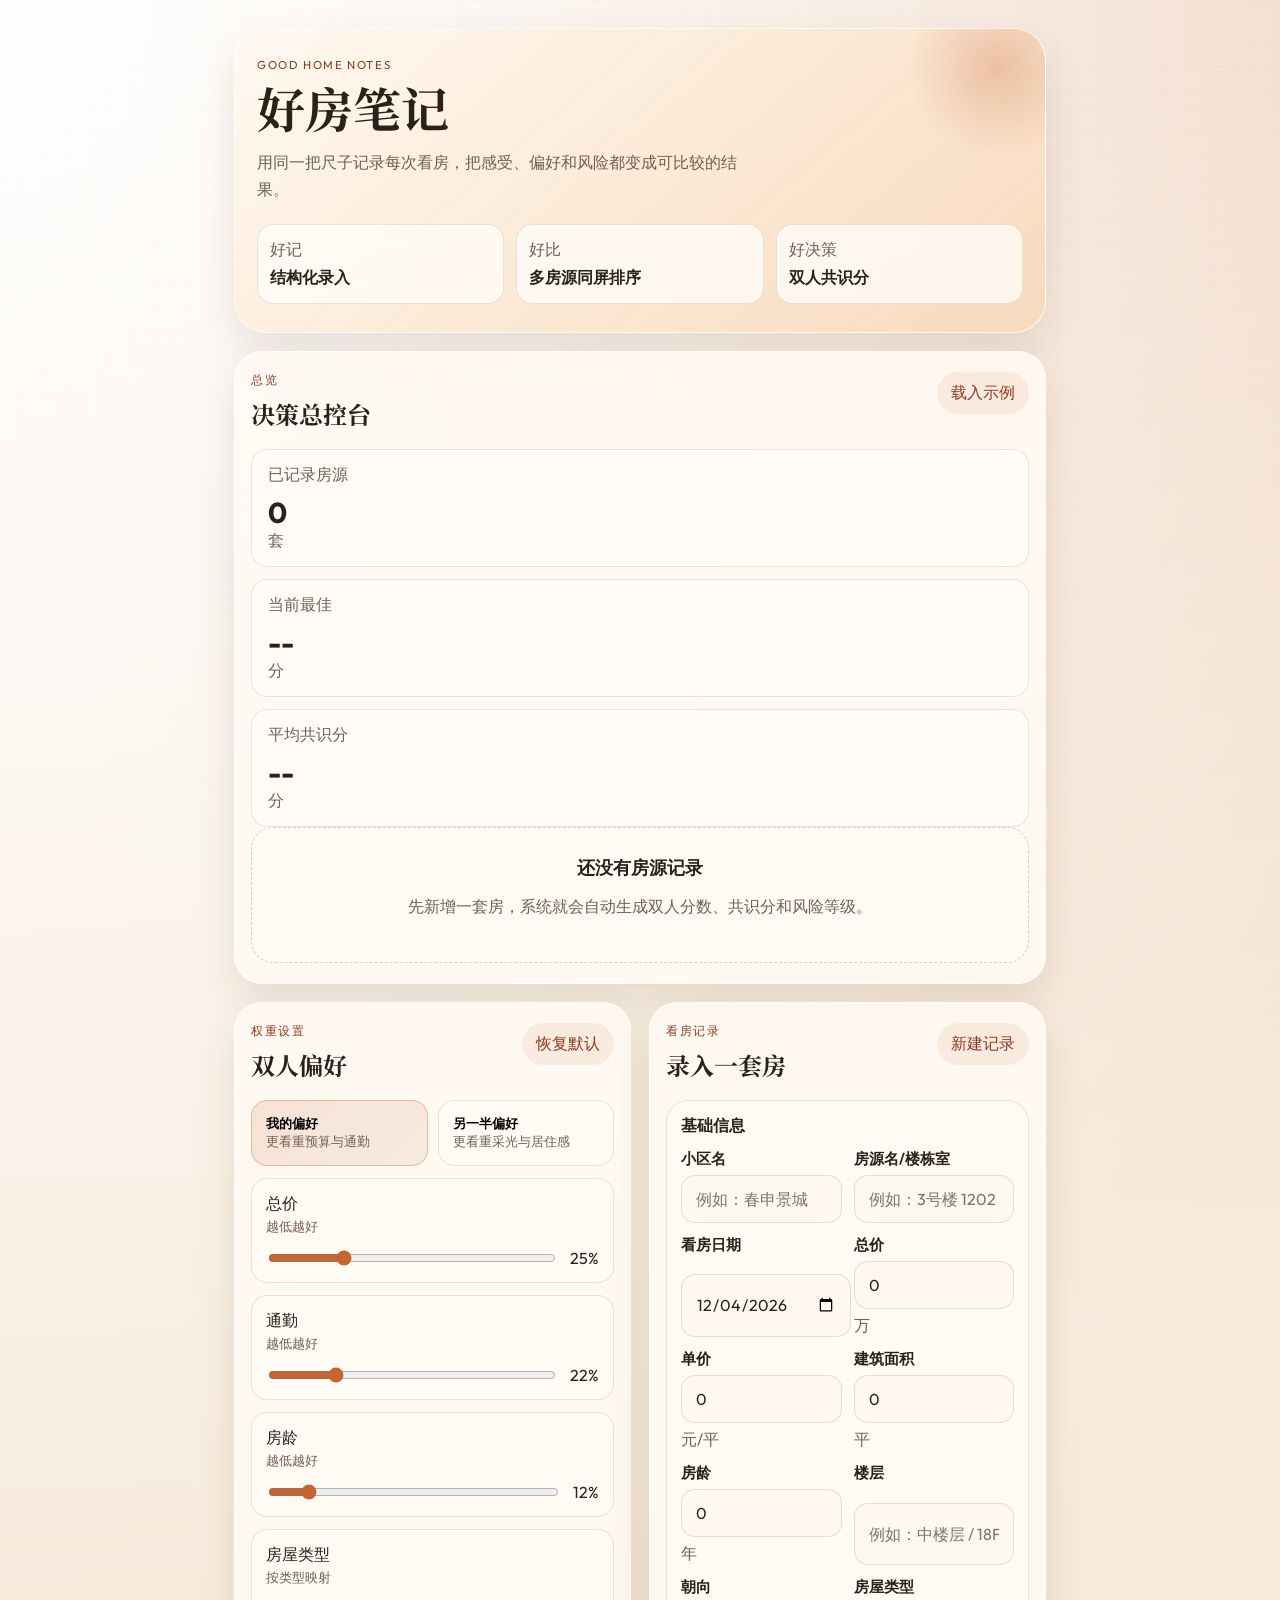
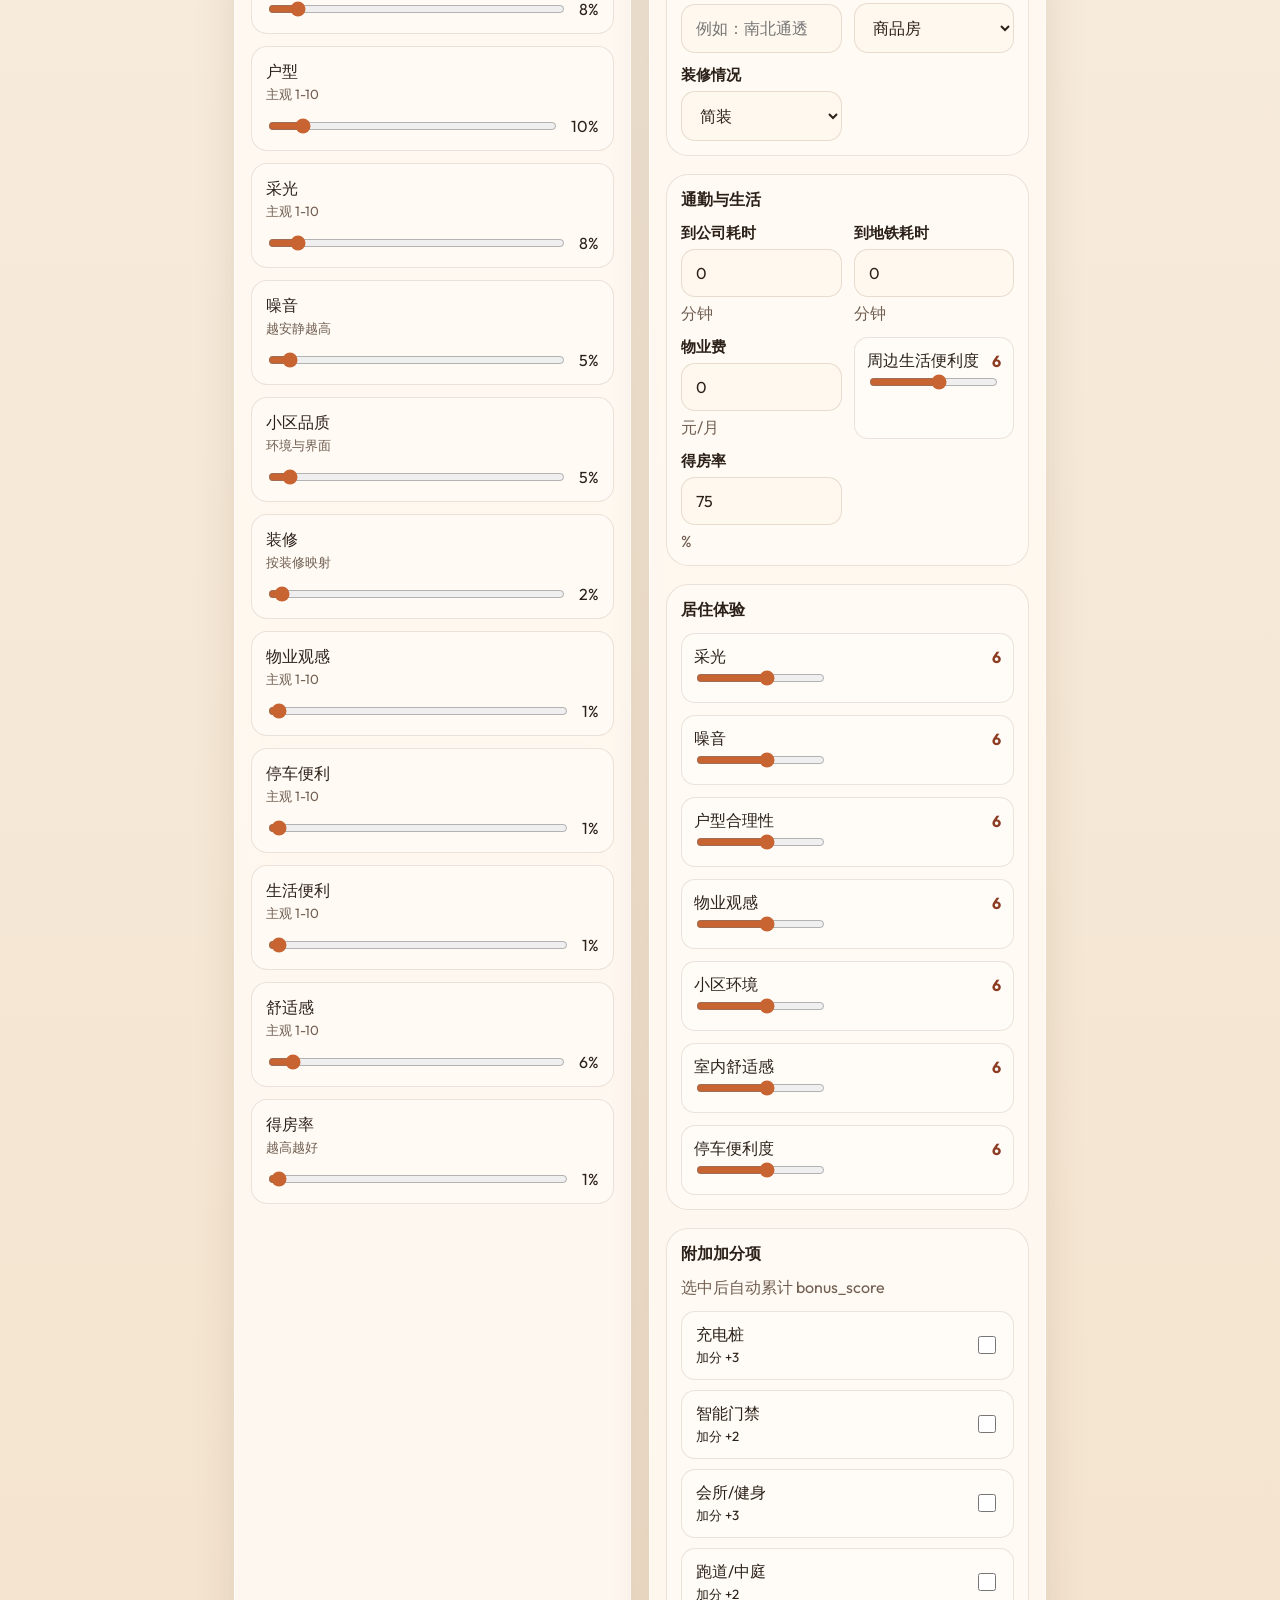
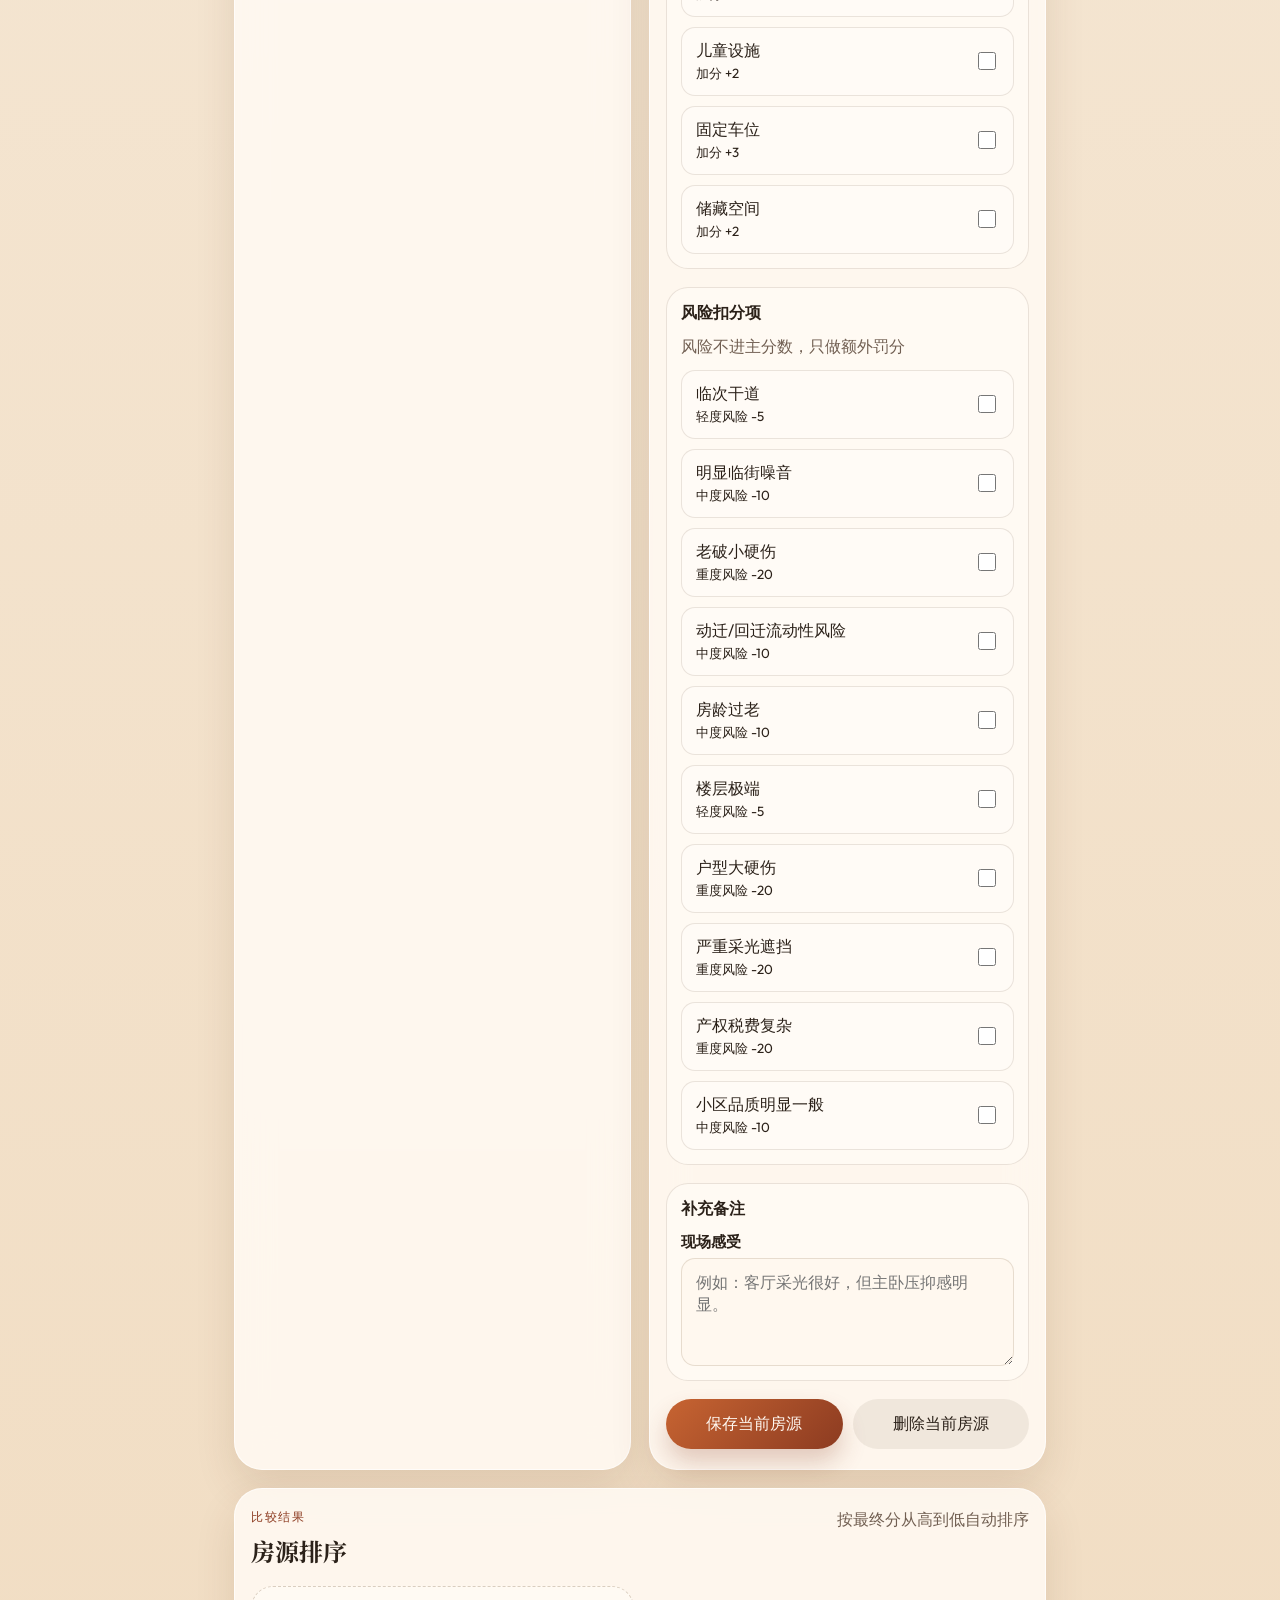
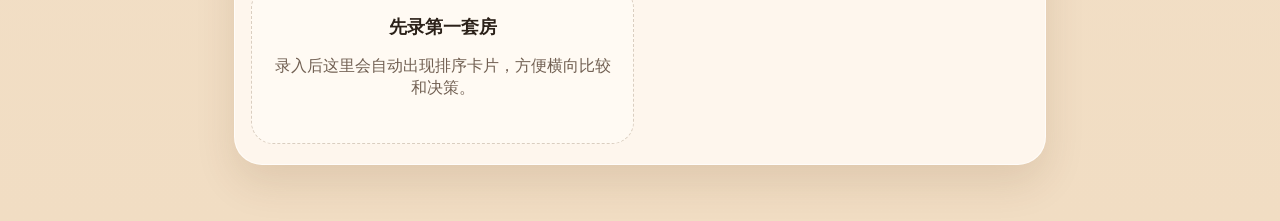
<file: index.html>
<!DOCTYPE html>
<html lang="zh-CN">
  <head>
    <meta charset="UTF-8" />
    <meta name="viewport" content="width=device-width, initial-scale=1.0, viewport-fit=cover" />
    <title>好房笔记</title>
    <link rel="preconnect" href="https://fonts.googleapis.com" />
    <link rel="preconnect" href="https://fonts.gstatic.com" crossorigin />
    <link
      href="https://fonts.googleapis.com/css2?family=Noto+Serif+SC:wght@400;600;700&family=Outfit:wght@400;500;600;700&display=swap"
      rel="stylesheet"
    />
    <link rel="stylesheet" href="./styles.css" />
  </head>
  <body>
    <div class="app-shell">
      <header class="hero">
        <p class="eyebrow">Good Home Notes</p>
        <h1>好房笔记</h1>
        <p class="hero-copy">
          用同一把尺子记录每次看房，把感受、偏好和风险都变成可比较的结果。
        </p>
        <div class="hero-metrics">
          <article>
            <span>好记</span>
            <strong>结构化录入</strong>
          </article>
          <article>
            <span>好比</span>
            <strong>多房源同屏排序</strong>
          </article>
          <article>
            <span>好决策</span>
            <strong>双人共识分</strong>
          </article>
        </div>
      </header>

      <main class="layout">
        <section class="panel summary-panel">
          <div class="section-head">
            <div>
              <p class="section-kicker">总览</p>
              <h2>决策总控台</h2>
            </div>
            <button id="seed-demo" class="ghost-button" type="button">载入示例</button>
          </div>

          <div class="scoreboard" id="summary-cards"></div>

          <div class="top-picks" id="top-picks"></div>
        </section>

        <section class="panel">
          <div class="section-head">
            <div>
              <p class="section-kicker">权重设置</p>
              <h2>双人偏好</h2>
            </div>
            <button id="reset-weights" class="ghost-button" type="button">恢复默认</button>
          </div>

          <div class="weight-tabs" id="weight-tabs"></div>
          <div class="weight-editor" id="weight-editor"></div>
        </section>

        <section class="panel">
          <div class="section-head">
            <div>
              <p class="section-kicker">看房记录</p>
              <h2>录入一套房</h2>
            </div>
            <button id="new-house" class="ghost-button" type="button">新建记录</button>
          </div>

          <form id="house-form" class="house-form"></form>
        </section>

        <section class="panel">
          <div class="section-head">
            <div>
              <p class="section-kicker">比较结果</p>
              <h2>房源排序</h2>
            </div>
            <span class="hint-text">按最终分从高到低自动排序</span>
          </div>
          <div id="house-list" class="house-list"></div>
        </section>
      </main>
    </div>

    <template id="weight-row-template">
      <label class="weight-row">
        <div class="weight-row__text">
          <span class="metric-name"></span>
          <small class="metric-note"></small>
        </div>
        <div class="weight-row__control">
          <input type="range" min="0" max="100" step="1" />
          <output>0%</output>
        </div>
      </label>
    </template>

    <script src="./app.js"></script>
  </body>
</html>
</file>
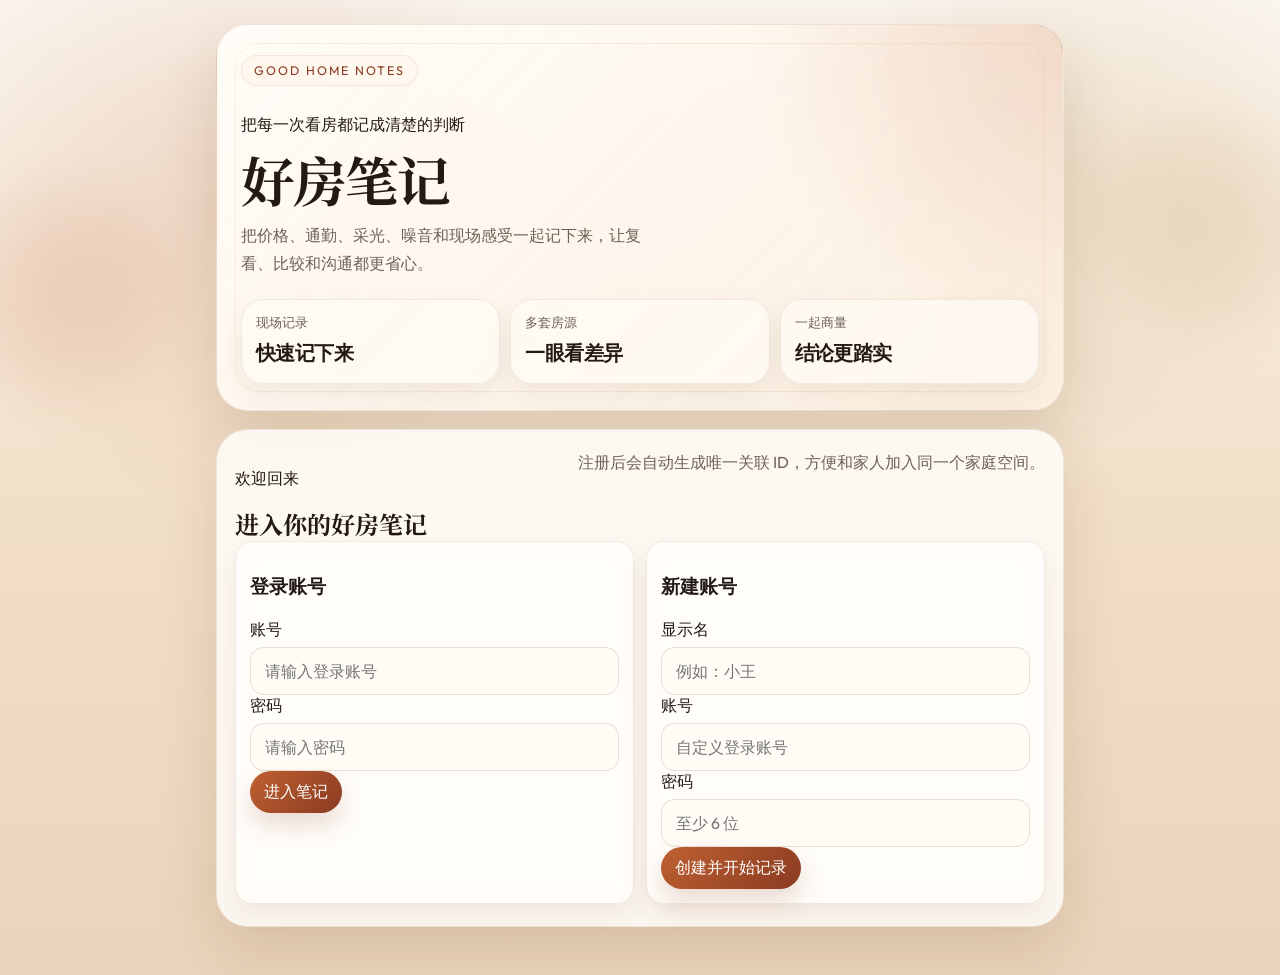
<file: frontend/index.html>
<!DOCTYPE html>
<html lang="zh-CN">
  <head>
    <meta charset="UTF-8" />
    <meta name="viewport" content="width=device-width, initial-scale=1.0, viewport-fit=cover" />
    <title>好房笔记</title>
    <link rel="preconnect" href="https://fonts.googleapis.com" />
    <link rel="preconnect" href="https://fonts.gstatic.com" crossorigin />
    <link
      href="https://fonts.googleapis.com/css2?family=Noto+Serif+SC:wght@400;600;700&family=Outfit:wght@400;500;600;700&display=swap"
      rel="stylesheet"
    />
    <link rel="stylesheet" href="./styles.css" />
  </head>
  <body>
    <div class="ambient ambient--left"></div>
    <div class="ambient ambient--right"></div>
    <div class="app-shell">
      <header class="hero">
        <div class="hero-badge">Good Home Notes</div>
        <p class="eyebrow">把每一次看房都记成清楚的判断</p>
        <h1>好房笔记</h1>
        <p class="hero-copy">把价格、通勤、采光、噪音和现场感受一起记下来，让复看、比较和沟通都更省心。</p>
        <div class="hero-strip">
          <article class="hero-stat">
            <span>现场记录</span>
            <strong>快速记下来</strong>
          </article>
          <article class="hero-stat">
            <span>多套房源</span>
            <strong>一眼看差异</strong>
          </article>
          <article class="hero-stat">
            <span>一起商量</span>
            <strong>结论更踏实</strong>
          </article>
        </div>
      </header>

      <section class="panel auth-panel" id="auth-panel">
        <div class="section-head">
          <div>
            <p class="section-kicker">欢迎回来</p>
            <h2>进入你的好房笔记</h2>
          </div>
          <span class="hint-text">注册后会自动生成唯一关联 ID，方便和家人加入同一个家庭空间。</span>
        </div>
        <div class="auth-grid">
          <form id="login-form" class="form-group">
            <h3>登录账号</h3>
            <label class="field">
              <span>账号</span>
              <input id="login-id" type="text" placeholder="请输入登录账号" />
            </label>
            <label class="field">
              <span>密码</span>
              <input id="login-password" type="password" placeholder="请输入密码" />
            </label>
            <button type="submit" class="primary-button">进入笔记</button>
          </form>
          <form id="register-form" class="form-group">
            <h3>新建账号</h3>
            <label class="field">
              <span>显示名</span>
              <input id="register-name" type="text" placeholder="例如：小王" />
            </label>
            <label class="field">
              <span>账号</span>
              <input id="register-id" type="text" placeholder="自定义登录账号" />
            </label>
            <label class="field">
              <span>密码</span>
              <input id="register-password" type="password" placeholder="至少 6 位" />
            </label>
            <button type="submit" class="primary-button">创建并开始记录</button>
          </form>
        </div>
      </section>

      <nav class="top-nav hidden" id="top-nav">
        <button type="button" class="nav-button active" data-view="dashboard">总览</button>
        <button type="button" class="nav-button" data-view="list">列表</button>
        <button type="button" class="nav-button" data-view="create">新建</button>
        <button type="button" class="nav-button" data-view="compare">对比</button>
        <button type="button" class="nav-button" data-view="weights">权重</button>
        <button type="button" class="nav-button" data-view="account">账号</button>
        <button type="button" class="nav-button hidden" data-view="admin">管理</button>
      </nav>

      <main class="page-stack hidden" id="app-main">
        <section class="page active" id="view-dashboard">
          <section class="panel summary-panel">
            <div class="section-head">
              <div>
                <p class="section-kicker">首页</p>
                <h2>本周看房概览</h2>
              </div>
              <button id="reload-dashboard" class="ghost-button" type="button">同步最新记录</button>
            </div>
            <div class="scoreboard" id="summary-cards"></div>
            <div class="top-picks" id="top-picks"></div>
          </section>
        </section>

        <section class="page" id="view-list">
          <section class="panel">
            <div class="section-head">
              <div>
                <p class="section-kicker">房源库</p>
                <h2>全部看房笔记</h2>
              </div>
              <span class="hint-text" id="status-text">正在准备数据</span>
            </div>
            <div class="list-toolbar">
              <label class="field">
                <span>查找</span>
                <input id="list-search" type="text" placeholder="搜小区名、楼栋室或备注" />
              </label>
              <label class="field">
                <span>查看顺序</span>
                <select id="list-sort">
                  <option value="final-desc">最终分从高到低</option>
                  <option value="final-asc">最终分从低到高</option>
                  <option value="date-desc">看房日期从新到旧</option>
                  <option value="date-asc">看房日期从旧到新</option>
                  <option value="price-asc">总价从低到高</option>
                  <option value="price-desc">总价从高到低</option>
                </select>
              </label>
            </div>
            <div id="house-list" class="house-list"></div>
          </section>
        </section>

        <section class="page" id="view-create">
          <section class="panel">
            <div class="section-head">
              <div>
                <p class="section-kicker">新记录</p>
                <h2>记下一套新房</h2>
              </div>
              <button id="reset-create" class="ghost-button" type="button">重新开始</button>
            </div>
            <form id="create-form" class="house-form"></form>
          </section>
        </section>

        <section class="page" id="view-edit">
          <section class="panel">
            <div class="section-head">
              <div>
                <p class="section-kicker">修改记录</p>
                <h2 id="edit-title">更新这套房的笔记</h2>
              </div>
              <button id="back-dashboard" class="ghost-button" type="button">回到首页</button>
            </div>
            <form id="edit-form" class="house-form"></form>
          </section>
        </section>

        <section class="page" id="view-compare">
          <section class="panel">
            <div class="section-head">
              <div>
                <p class="section-kicker">一起比较</p>
                <h2>把几套房放在一起看</h2>
              </div>
              <span class="hint-text">建议一次比较 2 到 4 套，结论会更清楚。</span>
            </div>
            <div id="compare-picker" class="compare-picker"></div>
            <div id="compare-results" class="compare-results"></div>
          </section>
        </section>

        <section class="page" id="view-weights">
          <section class="panel">
            <div class="section-head">
              <div>
                <p class="section-kicker">偏好设置</p>
                <h2>你们更在意什么</h2>
              </div>
            </div>
            <div class="weight-tabs" id="weight-tabs"></div>
            <div class="weight-editor" id="weight-editor"></div>
          </section>
        </section>

        <section class="page" id="view-account">
          <section class="panel">
            <div class="section-head">
              <div>
                <p class="section-kicker">家庭空间</p>
                <h2>成员与账号</h2>
              </div>
              <button id="logout-button" class="ghost-button" type="button">退出登录</button>
            </div>
            <div class="account-grid">
              <section class="form-group">
                <h3>当前账号</h3>
                <div id="account-profile"></div>
              </section>
              <form id="link-form" class="form-group">
                <h3>邀请家人加入</h3>
                <p class="hint-text">把对方的唯一 ID 填进来，就能一起记录房源、同步偏好、共用这本好房笔记。</p>
                <label class="field">
                  <span>加入身份</span>
                  <select id="relation-type">
                    <option value="partner">另一半</option>
                    <option value="co_decider">共同决策人</option>
                  </select>
                </label>
                <label class="field">
                  <span>对方唯一 ID</span>
                  <input id="partner-link-code" type="text" placeholder="例如：A1B2C3D4" />
                </label>
                <button type="submit" class="primary-button">加入同一个家庭</button>
              </form>
            </div>
          </section>
        </section>

        <section class="page" id="view-admin">
          <section class="panel">
            <div class="section-head">
              <div>
                <p class="section-kicker">后台管理</p>
                <h2>账号与权限一览</h2>
              </div>
              <span class="hint-text">仅管理员可见</span>
            </div>
            <div id="admin-users" class="admin-users"></div>
          </section>
        </section>
      </main>
    </div>

    <template id="weight-row-template">
      <label class="weight-row">
        <div class="weight-row__text">
          <span class="metric-name"></span>
          <small class="metric-note"></small>
        </div>
        <div class="weight-row__control">
          <input type="range" min="0" max="100" step="1" />
          <output>0%</output>
        </div>
      </label>
    </template>

    <script src="./api.js"></script>
    <script src="./app.js"></script>
  </body>
</html>
</file>
<file: styles.css>
:root {
  --bg: #f7f0e4;
  --bg-strong: #eed8ba;
  --surface: rgba(255, 250, 243, 0.88);
  --surface-strong: #fff8ef;
  --ink: #2b2119;
  --muted: #715f52;
  --line: rgba(84, 55, 24, 0.12);
  --accent: #c76432;
  --accent-deep: #8c3b21;
  --good: #2d7b4f;
  --warn: #c4821b;
  --bad: #ab3b34;
  --shadow: 0 18px 40px rgba(88, 49, 13, 0.12);
  --radius-xl: 28px;
  --radius-lg: 22px;
  --radius-md: 16px;
}

* {
  box-sizing: border-box;
}

html {
  font-size: 16px;
}

body {
  margin: 0;
  min-height: 100vh;
  font-family: "Outfit", "PingFang SC", "Hiragino Sans GB", sans-serif;
  color: var(--ink);
  background:
    radial-gradient(circle at top left, rgba(255, 255, 255, 0.95), transparent 32%),
    radial-gradient(circle at top right, rgba(199, 100, 50, 0.18), transparent 26%),
    linear-gradient(180deg, #f9f1e6 0%, #f1ddc3 100%);
}

body::before {
  content: "";
  position: fixed;
  inset: 0;
  pointer-events: none;
  background-image:
    linear-gradient(rgba(138, 95, 50, 0.03) 1px, transparent 1px),
    linear-gradient(90deg, rgba(138, 95, 50, 0.03) 1px, transparent 1px);
  background-size: 22px 22px;
  mask-image: linear-gradient(180deg, rgba(0, 0, 0, 0.55), transparent 75%);
}

.app-shell {
  width: min(100%, 860px);
  margin: 0 auto;
  padding: 22px 16px 40px;
}

.hero {
  position: relative;
  overflow: hidden;
  padding: 28px 22px;
  border-radius: 32px;
  background:
    linear-gradient(140deg, rgba(255, 249, 240, 0.96), rgba(247, 214, 181, 0.9)),
    #fff;
  box-shadow: var(--shadow);
  border: 1px solid rgba(255, 255, 255, 0.8);
  animation: rise-in 0.7s ease-out both;
}

.hero::after {
  content: "";
  position: absolute;
  right: -42px;
  top: -52px;
  width: 180px;
  height: 180px;
  border-radius: 50%;
  background: radial-gradient(circle, rgba(199, 100, 50, 0.28), transparent 70%);
}

.eyebrow,
.section-kicker {
  margin: 0 0 8px;
  letter-spacing: 0.14em;
  text-transform: uppercase;
  font-size: 0.72rem;
  color: var(--accent-deep);
}

.hero h1,
.section-head h2 {
  margin: 0;
  font-family: "Noto Serif SC", serif;
}

.hero h1 {
  font-size: clamp(1.9rem, 7vw, 3rem);
  line-height: 1.15;
}

.hero-copy {
  margin: 14px 0 0;
  max-width: 30rem;
  line-height: 1.65;
  color: var(--muted);
}

.hero-metrics {
  display: grid;
  grid-template-columns: repeat(3, minmax(0, 1fr));
  gap: 12px;
  margin-top: 22px;
}

.hero-metrics article,
.summary-card,
.top-pick,
.house-card,
.stat-chip {
  background: rgba(255, 253, 249, 0.78);
  border: 1px solid var(--line);
  border-radius: var(--radius-md);
  backdrop-filter: blur(14px);
}

.hero-metrics article {
  padding: 14px 12px;
}

.hero-metrics span,
.summary-card span,
.top-pick span,
.stat-chip span,
.risk-item small,
.field-help,
.hint-text,
.metric-note,
.house-meta,
.empty-state p {
  color: var(--muted);
}

.hero-metrics strong {
  display: block;
  margin-top: 6px;
  font-size: 1rem;
}

.layout {
  display: grid;
  gap: 18px;
  margin-top: 18px;
}

.panel {
  padding: 20px 16px;
  border-radius: var(--radius-xl);
  background: var(--surface);
  border: 1px solid rgba(255, 255, 255, 0.68);
  box-shadow: var(--shadow);
  backdrop-filter: blur(18px);
  animation: rise-in 0.8s ease-out both;
}

.panel:nth-child(2) {
  animation-delay: 0.06s;
}

.panel:nth-child(3) {
  animation-delay: 0.12s;
}

.panel:nth-child(4) {
  animation-delay: 0.18s;
}

.section-head {
  display: flex;
  align-items: flex-start;
  justify-content: space-between;
  gap: 12px;
  margin-bottom: 18px;
}

.ghost-button,
.primary-button,
.secondary-button,
.chip-button {
  appearance: none;
  border: 0;
  border-radius: 999px;
  font: inherit;
  cursor: pointer;
  transition: transform 0.2s ease, box-shadow 0.2s ease, background 0.2s ease;
}

.ghost-button {
  padding: 10px 14px;
  color: var(--accent-deep);
  background: rgba(199, 100, 50, 0.09);
}

.primary-button {
  padding: 14px 18px;
  color: #fff8f1;
  background: linear-gradient(135deg, var(--accent), var(--accent-deep));
  box-shadow: 0 14px 24px rgba(140, 59, 33, 0.24);
}

.secondary-button {
  padding: 14px 18px;
  color: var(--ink);
  background: rgba(77, 55, 36, 0.08);
}

.chip-button {
  padding: 8px 12px;
  background: rgba(95, 64, 34, 0.07);
  color: var(--ink);
}

.ghost-button:hover,
.primary-button:hover,
.secondary-button:hover,
.chip-button:hover {
  transform: translateY(-1px);
}

.scoreboard,
.top-picks,
.weight-editor,
.house-list {
  display: grid;
  gap: 12px;
}

.summary-card {
  padding: 14px 16px;
}

.summary-card strong {
  display: block;
  margin-top: 8px;
  font-size: 1.8rem;
}

.top-pick {
  padding: 16px;
}

.top-pick__head,
.house-card__head,
.card-actions,
.score-grid,
.form-actions,
.risk-list,
.bonus-list {
  display: flex;
  gap: 10px;
  flex-wrap: wrap;
}

.top-pick__head,
.house-card__head {
  justify-content: space-between;
  align-items: flex-start;
}

.top-pick h3,
.house-card h3,
.empty-state h3 {
  margin: 0;
  font-size: 1.1rem;
}

.pill {
  display: inline-flex;
  align-items: center;
  padding: 7px 10px;
  border-radius: 999px;
  font-size: 0.78rem;
  background: rgba(199, 100, 50, 0.12);
  color: var(--accent-deep);
}

.pill.good {
  background: rgba(45, 123, 79, 0.12);
  color: var(--good);
}

.pill.warn {
  background: rgba(196, 130, 27, 0.15);
  color: var(--warn);
}

.pill.bad {
  background: rgba(171, 59, 52, 0.12);
  color: var(--bad);
}

.weight-tabs {
  display: grid;
  grid-template-columns: repeat(2, minmax(0, 1fr));
  gap: 10px;
  margin-bottom: 12px;
}

.weight-tab {
  padding: 14px;
  border-radius: var(--radius-md);
  border: 1px solid var(--line);
  background: rgba(255, 252, 246, 0.84);
  text-align: left;
}

.weight-tab.active {
  background: linear-gradient(135deg, rgba(199, 100, 50, 0.15), rgba(140, 59, 33, 0.08));
  border-color: rgba(199, 100, 50, 0.34);
}

.weight-row {
  display: grid;
  gap: 12px;
  padding: 14px;
  border-radius: var(--radius-md);
  background: rgba(255, 251, 245, 0.88);
  border: 1px solid var(--line);
}

.weight-row__text {
  display: grid;
  gap: 3px;
}

.weight-row__control {
  display: grid;
  grid-template-columns: 1fr auto;
  gap: 12px;
  align-items: center;
}

input[type="range"] {
  accent-color: var(--accent);
}

.house-form {
  display: grid;
  gap: 18px;
}

.form-group {
  display: grid;
  gap: 12px;
  padding: 14px;
  border-radius: var(--radius-lg);
  background: rgba(255, 250, 243, 0.9);
  border: 1px solid var(--line);
}

.form-group h3 {
  margin: 0;
  font-size: 1rem;
}

.fields-grid {
  display: grid;
  gap: 12px;
}

.field {
  display: grid;
  gap: 6px;
}

.field label,
.group-label {
  font-weight: 600;
  font-size: 0.94rem;
}

.field input,
.field select,
.field textarea {
  width: 100%;
  padding: 13px 14px;
  border-radius: 14px;
  border: 1px solid rgba(88, 49, 13, 0.14);
  background: var(--surface-strong);
  color: var(--ink);
  font: inherit;
}

.field input:focus,
.field select:focus,
.field textarea:focus {
  outline: 2px solid rgba(199, 100, 50, 0.18);
  border-color: rgba(199, 100, 50, 0.45);
}

.slider-field {
  padding: 12px;
  border-radius: 14px;
  border: 1px solid var(--line);
  background: rgba(255, 252, 248, 0.95);
}

.slider-head,
.toggle-line {
  display: flex;
  align-items: center;
  justify-content: space-between;
  gap: 10px;
}

.slider-field output {
  font-weight: 700;
  color: var(--accent-deep);
}

.choice-grid {
  display: grid;
  gap: 10px;
}

.choice-item {
  display: flex;
  align-items: center;
  justify-content: space-between;
  gap: 12px;
  padding: 12px 14px;
  border-radius: 14px;
  background: rgba(255, 252, 246, 0.88);
  border: 1px solid var(--line);
}

.choice-item input {
  width: 18px;
  height: 18px;
  accent-color: var(--accent);
}

.form-actions {
  justify-content: stretch;
}

.form-actions > * {
  flex: 1;
}

.house-list {
  grid-template-columns: 1fr;
}

.house-card {
  position: relative;
  overflow: hidden;
  padding: 16px;
}

.house-card::after {
  content: "";
  position: absolute;
  inset: auto -30px -60px auto;
  width: 150px;
  height: 150px;
  border-radius: 50%;
  background: radial-gradient(circle, rgba(199, 100, 50, 0.16), transparent 68%);
}

.house-card__body {
  display: grid;
  gap: 14px;
  margin-top: 14px;
}

.score-grid {
  display: grid;
  grid-template-columns: repeat(2, minmax(0, 1fr));
  gap: 10px;
}

.stat-chip {
  padding: 12px;
}

.stat-chip strong {
  display: block;
  margin-top: 6px;
  font-size: 1.35rem;
}

.risk-list,
.bonus-list {
  margin-top: 8px;
}

.risk-item,
.bonus-item {
  padding: 8px 10px;
  border-radius: 12px;
  font-size: 0.86rem;
  background: rgba(77, 55, 36, 0.06);
}

.risk-item.bad {
  background: rgba(171, 59, 52, 0.1);
  color: var(--bad);
}

.bonus-item.good {
  background: rgba(45, 123, 79, 0.1);
  color: var(--good);
}

.empty-state {
  padding: 28px 18px;
  text-align: center;
  border-radius: var(--radius-lg);
  border: 1px dashed rgba(88, 49, 13, 0.22);
  background: rgba(255, 251, 245, 0.76);
}

@media (min-width: 720px) {
  .app-shell {
    padding: 28px 24px 56px;
  }

  .layout {
    grid-template-columns: repeat(2, minmax(0, 1fr));
  }

  .summary-panel,
  .panel:last-child {
    grid-column: 1 / -1;
  }

  .fields-grid.two-col {
    grid-template-columns: repeat(2, minmax(0, 1fr));
  }

  .house-list {
    grid-template-columns: repeat(2, minmax(0, 1fr));
  }
}

@keyframes rise-in {
  from {
    opacity: 0;
    transform: translateY(18px);
  }

  to {
    opacity: 1;
    transform: translateY(0);
  }
}
</file>
<file: frontend/styles.css>
:root {
  --bg: #f6efe6;
  --surface: rgba(255, 249, 241, 0.8);
  --surface-strong: rgba(255, 252, 247, 0.96);
  --ink: #241a15;
  --muted: #6f6258;
  --line: rgba(98, 65, 37, 0.1);
  --accent: #bf6132;
  --accent-deep: #8a3a21;
  --accent-soft: #f6d7bd;
  --gold: #b98d47;
  --good: #2d7b4f;
  --warn: #c4821b;
  --bad: #ab3b34;
  --shadow: 0 24px 60px rgba(88, 49, 13, 0.14);
  --shadow-soft: 0 10px 24px rgba(88, 49, 13, 0.08);
  --radius-xl: 32px;
  --radius-lg: 24px;
  --radius-md: 18px;
}

* { box-sizing: border-box; }
.hidden { display: none !important; }
body {
  margin: 0;
  min-height: 100vh;
  font-family: "Outfit", "PingFang SC", "Hiragino Sans GB", sans-serif;
  color: var(--ink);
  background:
    radial-gradient(circle at 18% 20%, rgba(191, 97, 50, 0.16), transparent 24%),
    radial-gradient(circle at 84% 18%, rgba(185, 141, 71, 0.16), transparent 20%),
    linear-gradient(180deg, #faf5ee 0%, #f2dfc8 52%, #ead4bb 100%);
}
.app-shell { position: relative; width: min(100%, 880px); margin: 0 auto; padding: 24px 16px 48px; z-index: 1; }
.ambient {
  position: fixed;
  inset: auto;
  width: 220px;
  height: 220px;
  border-radius: 999px;
  filter: blur(22px);
  opacity: 0.55;
  pointer-events: none;
}
.ambient--left {
  left: -40px;
  top: 180px;
  background: radial-gradient(circle, rgba(191, 97, 50, 0.28), rgba(191, 97, 50, 0));
}
.ambient--right {
  right: -40px;
  top: 110px;
  background: radial-gradient(circle, rgba(185, 141, 71, 0.28), rgba(185, 141, 71, 0));
}
.hero, .panel, .summary-card, .top-pick, .house-card, .stat-chip, .weight-tab, .weight-row, .form-group, .choice-item, .empty-state {
  border: 1px solid var(--line);
  border-radius: var(--radius-md);
  background: rgba(255, 253, 249, 0.84);
  backdrop-filter: blur(14px);
}
.hero, .panel { border-radius: var(--radius-xl); box-shadow: var(--shadow); }
.hero {
  position: relative;
  overflow: hidden;
  padding: 30px 24px 26px;
  background:
    radial-gradient(circle at top right, rgba(191, 97, 50, 0.18), transparent 34%),
    linear-gradient(135deg, rgba(255, 252, 247, 0.98), rgba(252, 240, 226, 0.88));
}
.hero::after {
  content: "";
  position: absolute;
  inset: 18px;
  border-radius: 24px;
  border: 1px solid rgba(185, 141, 71, 0.12);
  pointer-events: none;
}
.hero h1, .section-head h2 { margin: 0; font-family: "Noto Serif SC", serif; }
.hero h1 {
  font-size: clamp(2.2rem, 7vw, 3.35rem);
  line-height: 1.02;
  letter-spacing: -0.04em;
  max-width: 10ch;
}
.hero-copy, .hint-text, .house-meta, .metric-note, .field small, .empty-state p { color: var(--muted); }
.hero-copy {
  max-width: 26rem;
  font-size: 1.03rem;
  line-height: 1.7;
  margin: 14px 0 0;
}
.hero-badge {
  display: inline-flex;
  align-items: center;
  gap: 8px;
  margin-bottom: 12px;
  padding: 7px 12px;
  border-radius: 999px;
  background: rgba(255, 248, 238, 0.9);
  border: 1px solid rgba(191, 97, 50, 0.12);
  color: var(--accent-deep);
  font-size: 0.78rem;
  text-transform: uppercase;
  letter-spacing: 0.16em;
}
.hero-strip {
  display: grid;
  grid-template-columns: repeat(3, minmax(0, 1fr));
  gap: 10px;
  margin-top: 22px;
}
.hero-stat {
  padding: 14px 14px 16px;
  border-radius: 22px;
  background: rgba(255, 251, 246, 0.7);
  border: 1px solid rgba(98, 65, 37, 0.09);
  box-shadow: var(--shadow-soft);
}
.hero-stat span {
  display: block;
  color: var(--muted);
  font-size: 0.82rem;
  margin-bottom: 8px;
}
.hero-stat strong {
  display: block;
  font-size: 1.22rem;
  letter-spacing: -0.03em;
}
.layout, .scoreboard, .top-picks, .weight-editor, .house-list, .choice-grid, .fields-grid, .form-actions, .score-grid, .card-actions { display: grid; gap: 12px; }
.layout { margin-top: 18px; }
.panel { padding: 22px 18px; }
.section-head, .top-pick__head, .house-card__head { display: flex; justify-content: space-between; gap: 12px; align-items: flex-start; }
.auth-panel { margin-top: 18px; }
.auth-grid, .account-grid, .account-members { display: grid; gap: 12px; }
.admin-users { display: grid; gap: 12px; }
.page-stack { margin-top: 18px; }
.page { display: none; gap: 18px; }
.page.active { display: grid; }
.list-toolbar {
  display: grid;
  gap: 12px;
  margin-bottom: 14px;
}
.top-nav {
  display: grid;
  grid-template-columns: repeat(7, minmax(0, 1fr));
  gap: 10px;
  margin-top: 16px;
}
.nav-button {
  appearance: none;
  border: 0;
  border-radius: 999px;
  padding: 12px 10px;
  font: inherit;
  background: rgba(255, 252, 246, 0.72);
  color: var(--ink);
  border: 1px solid var(--line);
  box-shadow: var(--shadow-soft);
}
.nav-button.active {
  background: linear-gradient(135deg, rgba(191,97,50,0.22), rgba(140,59,33,0.08));
  color: var(--accent-deep);
}
.ghost-button, .primary-button, .secondary-button, .chip-button {
  appearance: none; border: 0; border-radius: 999px; font: inherit; cursor: pointer; padding: 10px 14px;
}
.ghost-button { background: rgba(191, 97, 50, 0.1); color: var(--accent-deep); }
.primary-button {
  background: linear-gradient(135deg, var(--accent), var(--accent-deep));
  color: #fff;
  box-shadow: 0 12px 24px rgba(140, 59, 33, 0.18);
}
.secondary-button, .chip-button { background: rgba(77, 55, 36, 0.08); color: var(--ink); }
.summary-card, .top-pick, .house-card, .stat-chip, .weight-tab, .weight-row, .form-group, .choice-item { padding: 14px; }
.summary-card, .top-pick, .house-card, .stat-chip, .form-group, .weight-tab, .choice-item, .weight-row {
  box-shadow: var(--shadow-soft);
}
.summary-card strong, .stat-chip strong { display: block; margin-top: 6px; font-size: 1.35rem; }
.summary-card span:first-child {
  color: var(--muted);
  font-size: 0.86rem;
}
.weight-tabs { display: grid; grid-template-columns: repeat(2, minmax(0, 1fr)); gap: 10px; margin-bottom: 12px; }
.weight-tab.active { background: linear-gradient(135deg, rgba(199,100,50,0.15), rgba(140,59,33,0.08)); }
.weight-row__control { display: grid; grid-template-columns: 1fr auto; gap: 12px; align-items: center; }
input[type="range"] { accent-color: var(--accent); }
.field, .slider-field { display: grid; gap: 6px; }
.field input, .field select, .field textarea {
  width: 100%; padding: 13px 14px; border-radius: 14px; border: 1px solid rgba(88,49,13,0.14); background: var(--surface-strong); color: var(--ink); font: inherit;
  box-shadow: inset 0 1px 0 rgba(255,255,255,0.5);
}
.field input:focus, .field select:focus, .field textarea:focus {
  outline: none;
  border-color: rgba(191, 97, 50, 0.4);
  box-shadow: 0 0 0 4px rgba(191, 97, 50, 0.12);
}
.pill { display: inline-flex; align-items: center; padding: 7px 10px; border-radius: 999px; font-size: 0.78rem; background: rgba(191, 97, 50, 0.12); color: var(--accent-deep); }
.pill.good { background: rgba(45,123,79,0.12); color: var(--good); }
.pill.warn { background: rgba(196,130,27,0.15); color: var(--warn); }
.pill.bad { background: rgba(171,59,52,0.12); color: var(--bad); }
.active-chip { background: rgba(199,100,50,0.18); color: var(--accent-deep); }
.empty-state { text-align: center; padding: 20px; }
.house-notes {
  padding: 10px 12px;
  border-radius: 12px;
  background: linear-gradient(135deg, rgba(77,55,36,0.04), rgba(191,97,50,0.05));
  color: var(--muted);
  line-height: 1.5;
}
.search-hit {
  padding: 0 4px;
  border-radius: 6px;
  background: rgba(199,100,50,0.22);
  color: var(--accent-deep);
  font-weight: 700;
}
.account-card {
  display: grid;
  gap: 10px;
  padding: 14px;
  border-radius: 14px;
  background: rgba(77,55,36,0.05);
}
.account-card strong, .account-member strong {
  display: block;
  margin-top: 4px;
}
.account-member {
  padding: 12px;
  border-radius: 12px;
  background: rgba(255,253,249,0.82);
  border: 1px solid var(--line);
}
.account-member span, .account-member small {
  display: block;
  color: var(--muted);
  margin-top: 4px;
}
.compare-picker, .compare-results { display: grid; gap: 12px; }
.compare-table {
  overflow-x: auto;
  border-radius: var(--radius-lg);
  border: 1px solid var(--line);
  background: rgba(255,253,249,0.84);
  box-shadow: var(--shadow-soft);
}
.compare-row {
  display: grid;
  grid-template-columns: 120px repeat(auto-fit, minmax(160px, 1fr));
  border-bottom: 1px solid var(--line);
}
.compare-row:last-child { border-bottom: 0; }
.compare-cell {
  padding: 12px;
  border-right: 1px solid var(--line);
}
.compare-cell:last-child { border-right: 0; }
.compare-cell--label {
  font-weight: 700;
  background: rgba(77,55,36,0.05);
}
.compare-row--head .compare-cell {
  background: rgba(199,100,50,0.08);
}
.compare-cell small {
  display: block;
  margin-top: 4px;
  color: var(--muted);
}
@media (min-width: 720px) {
  .page.active { grid-template-columns: repeat(2, minmax(0, 1fr)); }
  .summary-panel, .page .panel:last-child { grid-column: 1 / -1; }
  .fields-grid.two-col, .house-list { grid-template-columns: repeat(2, minmax(0, 1fr)); }
  .list-toolbar { grid-template-columns: repeat(2, minmax(0, 1fr)); }
  .auth-grid, .account-grid { grid-template-columns: repeat(2, minmax(0, 1fr)); }
}
@media (max-width: 719px) {
  .hero-strip {
    grid-template-columns: 1fr;
  }
  .top-nav {
    grid-template-columns: repeat(4, minmax(0, 1fr));
  }
}
</file>
